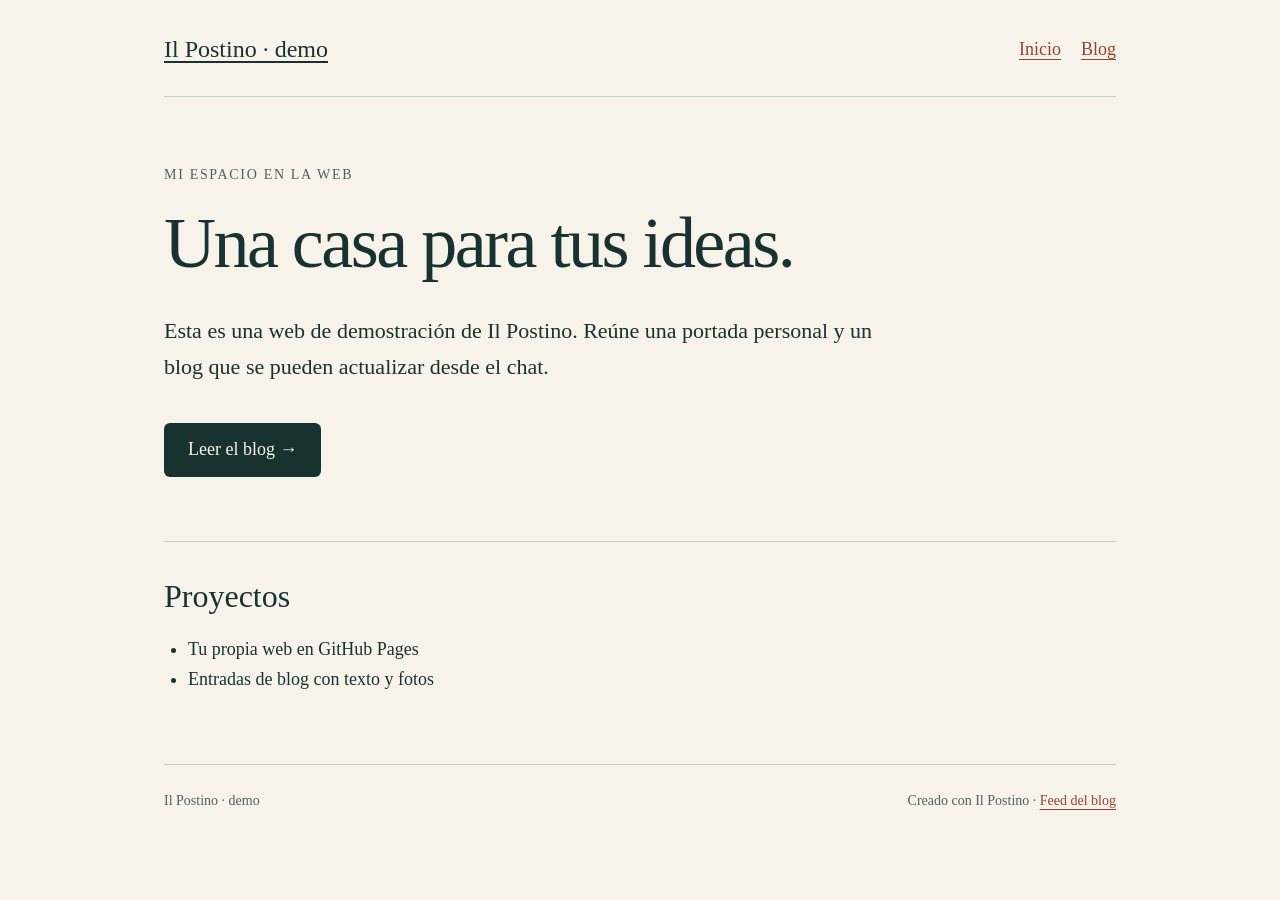
<file: index.html>
<!doctype html>
<html lang="es"><head><meta charset="utf-8"><meta name="viewport" content="width=device-width,initial-scale=1">
<title>Il Postino · demo — Il Postino · demo</title><meta name="description" content="Esta es una web de demostración de Il Postino. Reúne una portada personal y un blog que se pueden actualizar desde el chat.">
<link rel="canonical" href="https://sairaasua.github.io/jb-ilpostino-demo/"><link rel="stylesheet" href="assets/postino.css">
<link rel="alternate" type="application/feed+json" title="Blog" href="blog/feed.json">
</head><body><a class="skip" href="#contenido">Saltar al contenido</a><div class="wrap">
<header><a class="brand" href="index.html">Il Postino · demo</a><nav aria-label="Navegación principal"><a href="index.html">Inicio</a><a href="blog/">Blog</a></nav></header>
<main id="contenido"><p class="eyebrow">Mi espacio en la web</p><h1>Una casa para tus ideas.</h1><p class="lede">Esta es una web de demostración de Il Postino. Reúne una portada personal y un blog que se pueden actualizar desde el chat.</p><a class="button" href="blog/">Leer el blog →</a><section class="section"><h2>Proyectos</h2><ul><li>Tu propia web en GitHub Pages</li><li>Entradas de blog con texto y fotos</li></ul></section></main><footer><span>Il Postino · demo</span><span>Creado con Il Postino · <a href="blog/feed.json">Feed del blog</a></span></footer>
</div></body></html>
</file>
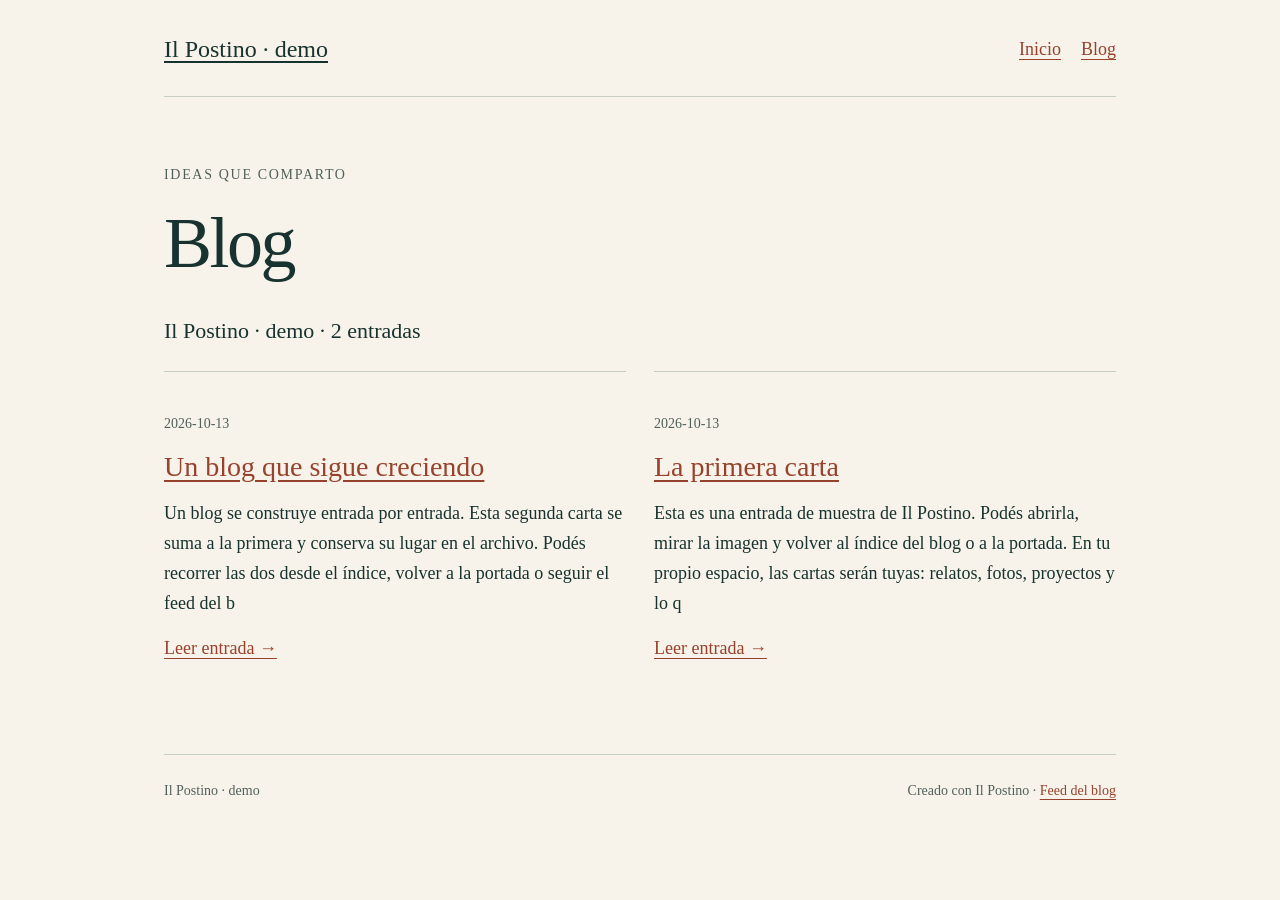
<file: blog/index.html>
<!doctype html>
<html lang="es"><head><meta charset="utf-8"><meta name="viewport" content="width=device-width,initial-scale=1">
<title>Blog — Il Postino · demo</title><meta name="description" content="Entradas de Il Postino · demo">
<link rel="canonical" href="https://sairaasua.github.io/jb-ilpostino-demo/blog/"><link rel="stylesheet" href="../assets/postino.css">
<link rel="alternate" type="application/feed+json" title="Blog" href="../blog/feed.json">
</head><body><a class="skip" href="#contenido">Saltar al contenido</a><div class="wrap">
<header><a class="brand" href="../index.html">Il Postino · demo</a><nav aria-label="Navegación principal"><a href="../index.html">Inicio</a><a href="../blog/">Blog</a></nav></header>
<main id="contenido"><p class="eyebrow">Ideas que comparto</p><h1>Blog</h1><p class="lede">Il Postino · demo · 2 entradas</p><div class="cards"><article class="card"><p class="meta">2026-10-13</p><h2><a href="segunda-carta.html">Un blog que sigue creciendo</a></h2><p>Un blog se construye entrada por entrada. Esta segunda carta se suma a la primera y conserva su lugar en el archivo.  Podés recorrer las dos desde el índice, volver a la portada o seguir el feed del b</p><a class="read" href="segunda-carta.html">Leer entrada →</a></article><article class="card"><p class="meta">2026-10-13</p><h2><a href="primera-carta.html">La primera carta</a></h2><p>Esta es una entrada de muestra de Il Postino. Podés abrirla, mirar la imagen y volver al índice del blog o a la portada.  En tu propio espacio, las cartas serán tuyas: relatos, fotos, proyectos y lo q</p><a class="read" href="primera-carta.html">Leer entrada →</a></article></div></main><footer><span>Il Postino · demo</span><span>Creado con Il Postino · <a href="../blog/feed.json">Feed del blog</a></span></footer>
</div></body></html>
</file>
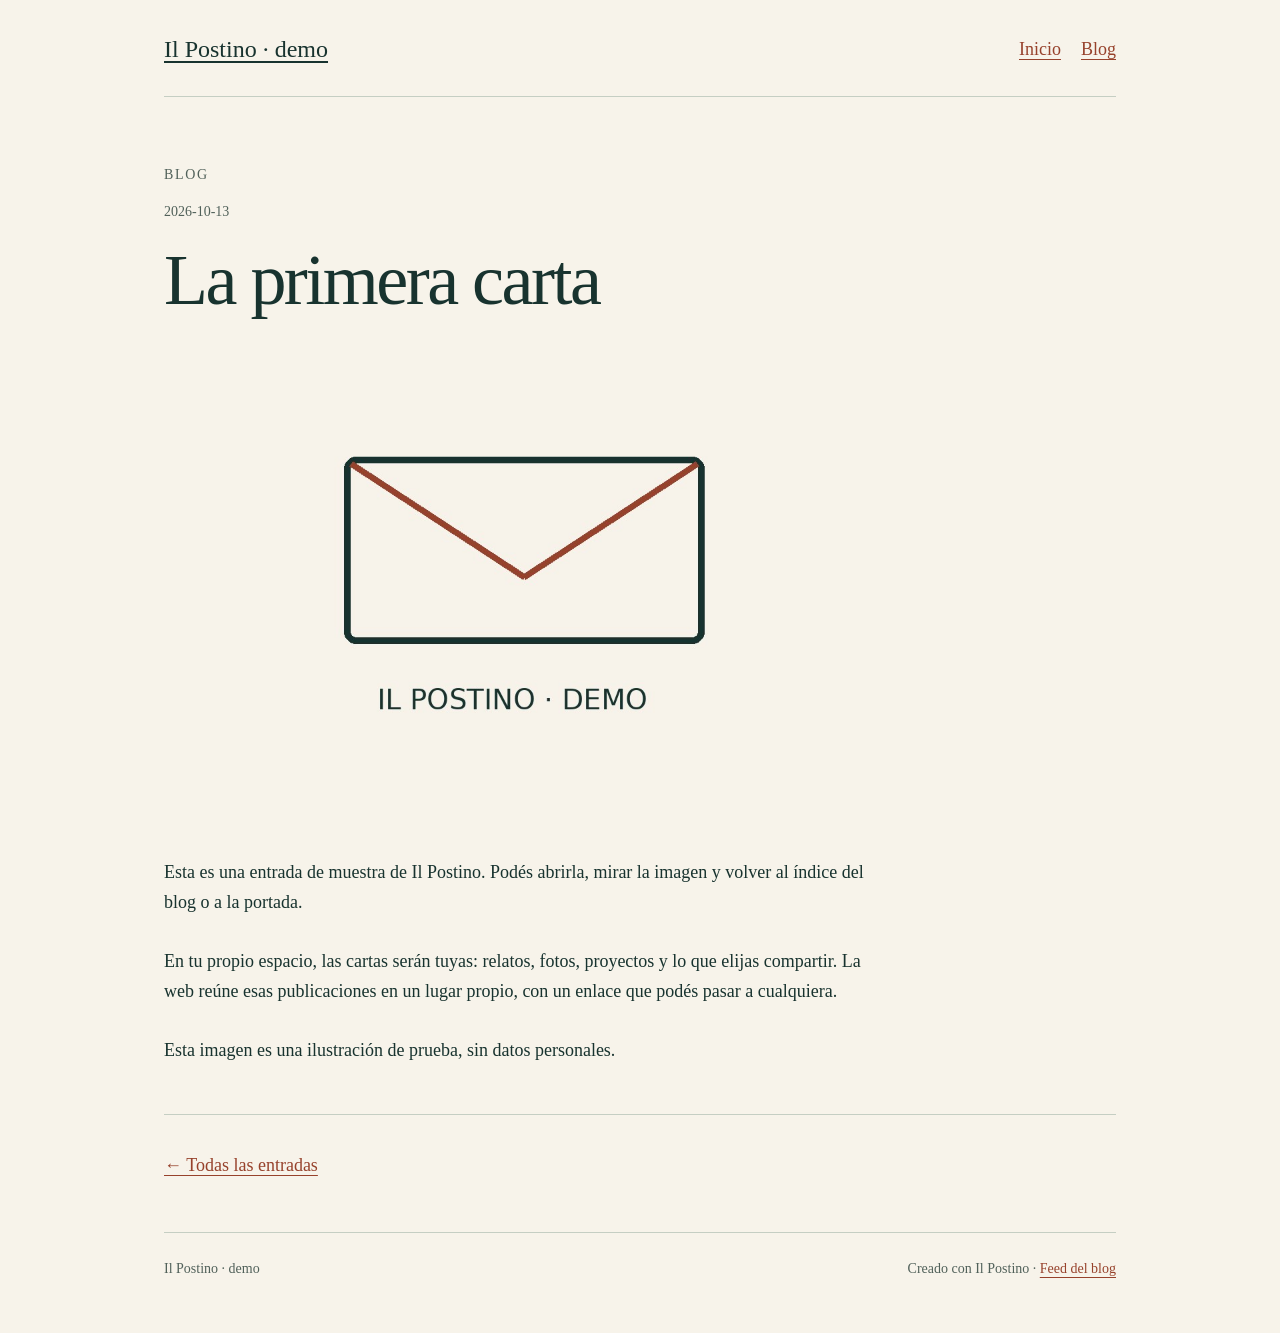
<file: blog/primera-carta.html>
<!doctype html>
<html lang="es"><head><meta charset="utf-8"><meta name="viewport" content="width=device-width,initial-scale=1">
<title>La primera carta — Il Postino · demo</title><meta name="description" content="Esta es una entrada de muestra de Il Postino. Podés abrirla, mirar la imagen y volver al índice del blog o a la portada.  En tu propio espacio, las cartas serán tuyas: relatos, fotos, proyectos y lo q">
<link rel="canonical" href="https://sairaasua.github.io/jb-ilpostino-demo/blog/primera-carta.html"><link rel="stylesheet" href="../assets/postino.css">
<link rel="alternate" type="application/feed+json" title="Blog" href="../blog/feed.json">
</head><body><a class="skip" href="#contenido">Saltar al contenido</a><div class="wrap">
<header><a class="brand" href="../index.html">Il Postino · demo</a><nav aria-label="Navegación principal"><a href="../index.html">Inicio</a><a href="../blog/">Blog</a></nav></header>
<main id="contenido"><p class="eyebrow">Blog</p><p class="meta">2026-10-13</p><h1>La primera carta</h1><img class="photo" src="assets/d131223c7b55e8e91b3c8eff.jpg" alt="Imagen de la entrada"><div class="copy">Esta es una entrada de muestra de Il Postino. Podés abrirla, mirar la imagen y volver al índice del blog o a la portada.

En tu propio espacio, las cartas serán tuyas: relatos, fotos, proyectos y lo que elijas compartir. La web reúne esas publicaciones en un lugar propio, con un enlace que podés pasar a cualquiera.

Esta imagen es una ilustración de prueba, sin datos personales.</div><section class="section"><a href="./">← Todas las entradas</a></section></main><footer><span>Il Postino · demo</span><span>Creado con Il Postino · <a href="../blog/feed.json">Feed del blog</a></span></footer>
</div></body></html>
</file>
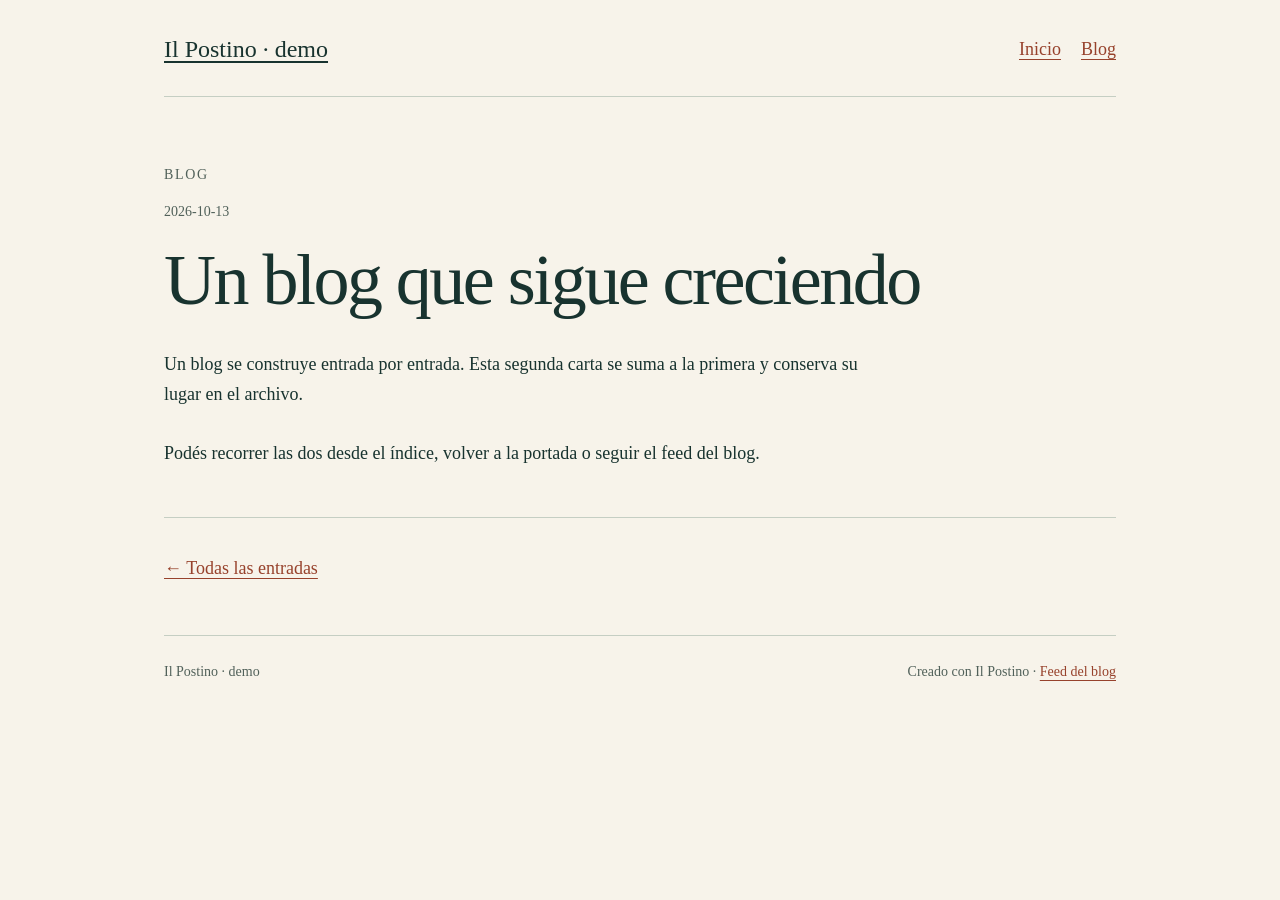
<file: blog/segunda-carta.html>
<!doctype html>
<html lang="es"><head><meta charset="utf-8"><meta name="viewport" content="width=device-width,initial-scale=1">
<title>Un blog que sigue creciendo — Il Postino · demo</title><meta name="description" content="Un blog se construye entrada por entrada. Esta segunda carta se suma a la primera y conserva su lugar en el archivo.  Podés recorrer las dos desde el índice, volver a la portada o seguir el feed del b">
<link rel="canonical" href="https://sairaasua.github.io/jb-ilpostino-demo/blog/segunda-carta.html"><link rel="stylesheet" href="../assets/postino.css">
<link rel="alternate" type="application/feed+json" title="Blog" href="../blog/feed.json">
</head><body><a class="skip" href="#contenido">Saltar al contenido</a><div class="wrap">
<header><a class="brand" href="../index.html">Il Postino · demo</a><nav aria-label="Navegación principal"><a href="../index.html">Inicio</a><a href="../blog/">Blog</a></nav></header>
<main id="contenido"><p class="eyebrow">Blog</p><p class="meta">2026-10-13</p><h1>Un blog que sigue creciendo</h1><div class="copy">Un blog se construye entrada por entrada. Esta segunda carta se suma a la primera y conserva su lugar en el archivo.

Podés recorrer las dos desde el índice, volver a la portada o seguir el feed del blog.</div><section class="section"><a href="./">← Todas las entradas</a></section></main><footer><span>Il Postino · demo</span><span>Creado con Il Postino · <a href="../blog/feed.json">Feed del blog</a></span></footer>
</div></body></html>
</file>
<file: assets/postino.css>
:root{--bg:#f7f3ea;--text:#18332f;--accent:#97422c;--muted:#51615a;--line:#c5cec3}
*{box-sizing:border-box}html{font-size:18px}body{margin:0;background:var(--bg);color:var(--text);font-family:Arial,sans-serif;line-height:1.65;overflow-wrap:anywhere}
a{color:var(--accent);text-underline-offset:4px}a:hover{text-decoration-thickness:2px}a:focus-visible{outline:3px solid var(--accent);outline-offset:5px}
.wrap{max-width:1080px;margin:auto;padding:28px clamp(20px,5vw,64px)}header{display:flex;align-items:center;justify-content:space-between;gap:24px;flex-wrap:wrap;border-bottom:1px solid var(--line);padding-bottom:24px}
.brand{font-family:Georgia,serif;font-size:24px;color:var(--text)}nav{display:flex;gap:20px;flex-wrap:wrap}nav a{display:inline-flex;align-items:center;min-height:44px}
main{padding:52px 0}h1,h2,h3{font-family:Georgia,serif;font-weight:normal;line-height:1.15}h1{font-size:clamp(36px,7vw,72px);letter-spacing:-.035em;max-width:850px;margin:16px 0 28px}h2{font-size:32px;margin:0 0 20px}
.eyebrow,.meta,footer{font-size:14px;color:var(--muted)}.eyebrow{text-transform:uppercase;letter-spacing:.12em}.lede{font-size:22px;max-width:720px}.copy{max-width:720px;white-space:pre-wrap}.copy p{white-space:normal}
.button{display:inline-block;padding:12px 24px;background:var(--text);color:var(--bg);border-radius:6px;font-size:18px;margin:16px 0;text-decoration:none}
.section{border-top:1px solid var(--line);margin-top:48px;padding-top:36px}.cards{display:grid;grid-template-columns:repeat(auto-fit,minmax(min(100%,280px),1fr));gap:28px}.card{padding:24px 0;border-top:1px solid var(--line)}.card h2{font-size:28px;margin:12px 0}.card p{margin:16px 0}.card .read{display:inline-block;min-height:44px}
.photo{display:block;width:100%;max-width:720px;height:auto;border-radius:10px;margin:28px 0}.profile{max-width:240px}footer{border-top:1px solid var(--line);padding:24px 0;display:flex;justify-content:space-between;gap:20px;flex-wrap:wrap}
.skip{position:absolute;left:20px;top:-100px;background:var(--bg);padding:12px}.skip:focus{top:10px}ul{padding-left:24px}@media(max-width:480px){main{padding:36px 0}.lede{font-size:20px}header{gap:12px}}
@media(prefers-reduced-motion:reduce){*{scroll-behavior:auto}}
:root{--bg:#f7f3ea;--text:#18332f;--accent:#97422c;--muted:#51615a;--line:#c5cec3}body{font-family:Georgia,serif}
</file>
